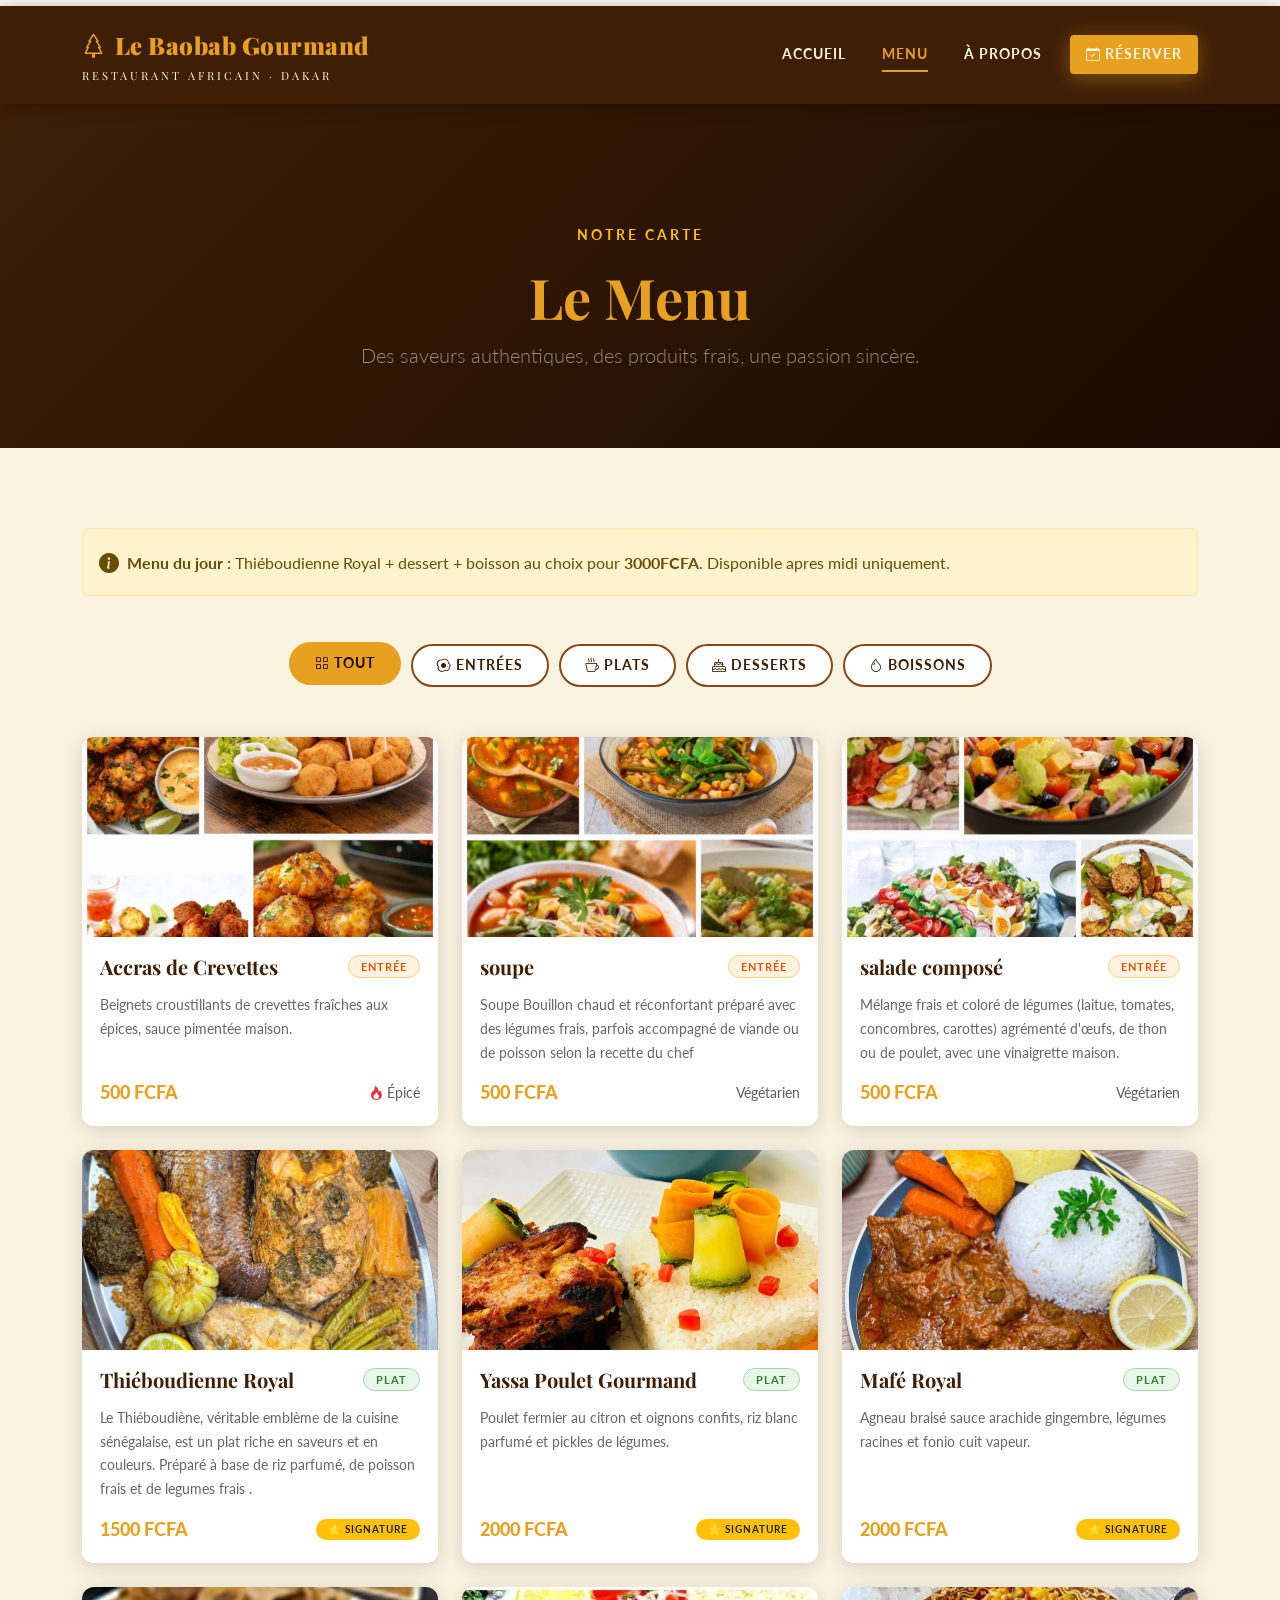
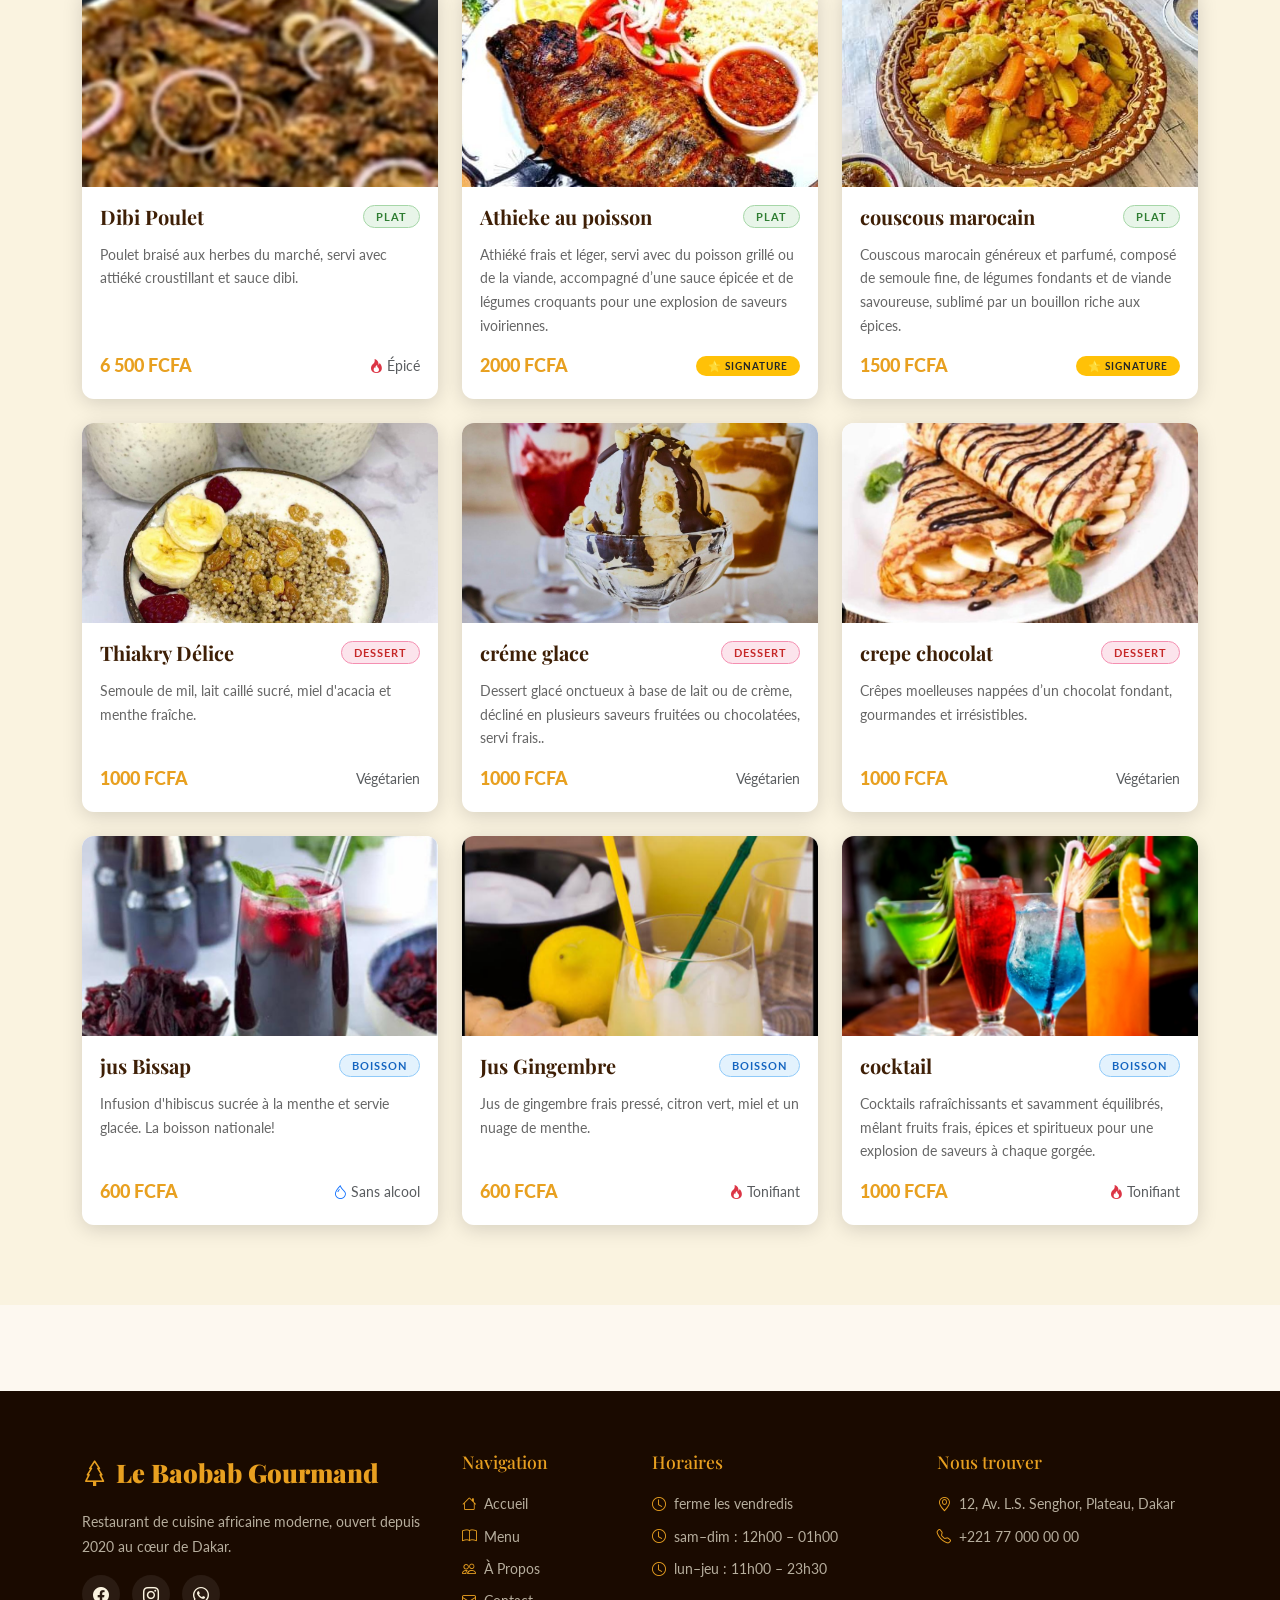
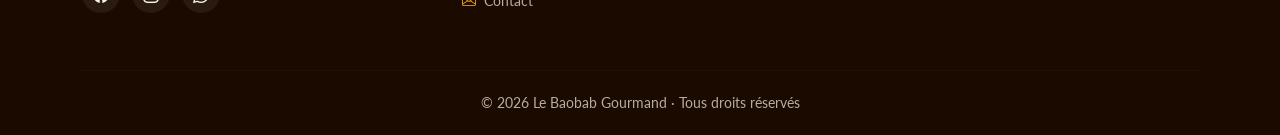
<file: TP BAOBAB - Copie/menu.html>
<!DOCTYPE html>
<html lang="fr">
<head>
  <meta charset="UTF-8">
  <meta name="viewport" content="width=device-width, initial-scale=1.0">
  <title>Menu | Le Baobab Gourmand — Restaurant Africain à Dakar</title>
  <meta name="description" content="Découvrez notre menu complet : entrées, plats, desserts et boissons — cuisine africaine moderne.">
  <link href="https://cdn.jsdelivr.net/npm/bootstrap@5.3.3/dist/css/bootstrap.min.css" rel="stylesheet">
  <link rel="stylesheet" href="https://cdn.jsdelivr.net/npm/bootstrap-icons@1.13.1/font/bootstrap-icons.min.css">
  <link rel="stylesheet" href="css/style.css">
</head>
<body>

  <div class="motif-ligne"></div>

  <!-- ===== NAVBAR ===== -->
  <nav class="navbar navbar-expand-lg navbar-baobab sticky-top">
    <div class="container">
      <a class="navbar-brand navbar-brand-baobab" href="index.html">
        <i class="bi bi-tree me-2"></i>Le Baobab Gourmand
        <span>Restaurant Africain · Dakar</span>
      </a>
      <button class="navbar-toggler" type="button"
              data-bs-toggle="collapse" data-bs-target="#menuNav"
              aria-label="Ouvrir le menu">
        <span class="navbar-toggler-icon"></span>
      </button>
      <div class="collapse navbar-collapse" id="menuNav">
        <ul class="navbar-nav ms-auto align-items-lg-center gap-lg-1">
          <li class="nav-item"><a class="nav-link" href="index.html">Accueil</a></li>
          <li class="nav-item"><a class="nav-link active" href="menu.html">Menu</a></li>
          <li class="nav-item"><a class="nav-link" href="about.html">À Propos</a></li>
          <li class="nav-item ms-lg-2">
            <a class="nav-link btn-primaire px-3 py-2" href="contact.html">
              <i class="bi bi-calendar-check me-1"></i>Réserver
            </a>
          </li>
        </ul>
      </div>
    </div>
  </nav>

  <main>

    <!-- ===== PAGE HERO ===== -->
    <section class="page-hero" aria-label="En-tête de la page Menu">
      <div class="container">
        <p class="section-sous-titre text-warning">Notre carte</p>
        <h1 class="display-4 fw-bold">Le Menu</h1>
        <p class="lead text-white-50 mt-2">Des saveurs authentiques, des produits frais, une passion sincère.</p>
      </div>
    </section>

    <!-- ===== FILTRES + MENU ===== -->
    <section class="section-padding" style="background: var(--couleur-ivoire);" aria-labelledby="menu-titre">
      <div class="container">

        <!-- Alerte info -->
        <div class="alert alert-warning d-flex align-items-center gap-2 mb-5 fade-in-scroll" role="alert">
          <i class="bi bi-info-circle-fill fs-5"></i>
          <div>
            <strong>Menu du jour :</strong> Thiéboudienne Royal + dessert + boisson au choix pour <strong> 3000FCFA</strong>.
            Disponible apres midi uniquement.
          </div>
        </div>

        <!-- Filtres -->
        <div class="filtres-menu fade-in-scroll" role="group" aria-label="Filtrer le menu par catégorie">
          <button class="btn-filtre actif" data-filter="tout" type="button">
            <i class="bi bi-grid me-1"></i>Tout
          </button>
          <button class="btn-filtre" data-filter="entree" type="button">
            <i class="bi bi-egg-fried me-1"></i>Entrées
          </button>
          <button class="btn-filtre" data-filter="plat" type="button">
            <i class="bi bi-cup-hot me-1"></i>Plats
          </button>
          <button class="btn-filtre" data-filter="dessert" type="button">
            <i class="bi bi-cake me-1"></i>Desserts
          </button>
          <button class="btn-filtre" data-filter="boisson" type="button">
            <i class="bi bi-droplet me-1"></i>Boissons
          </button>
        </div>

        <!-- Grille des plats -->
        <div class="row g-4" id="grille-menu">

          <!-- ---- ENTRÉES ---- -->
          <div class="col-sm-6 col-lg-4 menu-card-item" data-categorie="entree">
            <div class="menu-card card h-100">
              <div class="img-wrapper">
                <img src="images/ACARA.jpg"
                     class="card-img-top" alt="Accras de crevettes épicés">
              </div>
              <div class="card-body d-flex flex-column">
                <div class="d-flex justify-content-between align-items-start mb-2">
                  <h5 class="card-title">Accras de Crevettes</h5>
                  <span class="badge badge-entree">Entrée</span>
                </div>
                <p class="description flex-grow-1">Beignets croustillants de crevettes fraîches aux épices, sauce pimentée maison.</p>
                <div class="d-flex justify-content-between align-items-center">
                  <span class="prix">500 FCFA</span>
                  <small class="text-muted"><i class="bi bi-fire text-danger"></i> Épicé</small>
                </div>
              </div>
            </div>
          </div>

          <div class="col-sm-6 col-lg-4 menu-card-item" data-categorie="entree">
            <div class="menu-card card h-100">
              <div class="img-wrapper">
                <img src="images/SOUPE.jpg"
                     class="card-img-top" alt="soupe">
              </div>
              <div class="card-body d-flex flex-column">
                <div class="d-flex justify-content-between align-items-start mb-2">
                  <h5 class="card-title">soupe</h5>
                  <span class="badge badge-entree">Entrée</span>
                </div>
                <p class="description flex-grow-1">Soupe
Bouillon chaud et réconfortant préparé avec des légumes frais, parfois accompagné de viande ou de poisson selon la recette du chef</p>
                <div class="d-flex justify-content-between align-items-center">
                  <span class="prix">500 FCFA</span>
                  <small class="text-muted"><i class="bi bi-leaf text-success"></i> Végétarien</small>
                </div>
              </div>
            </div>
          </div>

          <div class="col-sm-6 col-lg-4 menu-card-item" data-categorie="entree">
            <div class="menu-card card h-100">
              <div class="img-wrapper">
                <img src="images/SALADE.jpg"
                     class="card-img-top" alt="salade compose">
              </div>
              <div class="card-body d-flex flex-column">
                <div class="d-flex justify-content-between align-items-start mb-2">
                  <h5 class="card-title">salade composé</h5>
                  <span class="badge badge-entree">Entrée</span>
                </div>
                <p class="description flex-grow-1">Mélange frais et coloré de légumes (laitue, tomates, concombres, carottes) agrémenté d'œufs, de thon ou de poulet, avec une vinaigrette maison.</p>
                <div class="d-flex justify-content-between align-items-center">
                  <span class="prix">500 FCFA</span>
                  <small class="text-muted"><i class="bi bi-leaf text-success"></i> Végétarien</small>
                </div>
              </div>
            </div>
          </div>

          <!-- ---- PLATS ---- -->
          <div class="col-sm-6 col-lg-4 menu-card-item" data-categorie="plat">
            <div class="menu-card card h-100">
              <div class="img-wrapper">
                <img src="images/THIEB.jpg"
                     class="card-img-top" alt="Thiéboudienne riz au poisson">
              </div>
              <div class="card-body d-flex flex-column">
                <div class="d-flex justify-content-between align-items-start mb-2">
                  <h5 class="card-title">Thiéboudienne Royal</h5>
                  <span class="badge badge-plat">Plat</span>
                </div>
                <p class="description flex-grow-1">Le Thiéboudiène, véritable emblème de la cuisine sénégalaise, est un plat riche en saveurs et en couleurs. Préparé à base de riz parfumé, de poisson frais et de legumes frais .</p>
                <div class="d-flex justify-content-between align-items-center">
                  <span class="prix">1500 FCFA</span>
                  <span class="badge bg-warning text-dark" style="font-size:0.65rem;">⭐ Signature</span>
                </div>
              </div>
            </div>
          </div>

          <div class="col-sm-6 col-lg-4 menu-card-item" data-categorie="plat">
            <div class="menu-card card h-100">
              <div class="img-wrapper">
                <img src="images/YASA.jpg"
                     class="card-img-top" alt="Yassa poulet au citron">
              </div>
              <div class="card-body d-flex flex-column">
                <div class="d-flex justify-content-between align-items-start mb-2">
                  <h5 class="card-title">Yassa Poulet Gourmand</h5>
                  <span class="badge badge-plat">Plat</span>
                </div>
                <p class="description flex-grow-1">Poulet fermier au citron et oignons confits, riz blanc parfumé et pickles de légumes.</p>
                <div class="d-flex justify-content-between align-items-center">
                  <span class="prix">2000 FCFA</span>
                  <span class="badge bg-warning text-dark" style="font-size:0.65rem;">⭐ Signature</span>
                </div>
              </div>
            </div>
          </div>

          <div class="col-sm-6 col-lg-4 menu-card-item" data-categorie="plat">
            <div class="menu-card card h-100">
              <div class="img-wrapper">
                <img src="images/MAFE.jpg"
                     class="card-img-top" alt="Mafé agneau sauce arachide">
              </div>
              <div class="card-body d-flex flex-column">
                <div class="d-flex justify-content-between align-items-start mb-2">
                  <h5 class="card-title">Mafé Royal</h5>
                  <span class="badge badge-plat">Plat</span>
                </div>
                <p class="description flex-grow-1">Agneau braisé sauce arachide gingembre, légumes racines et fonio cuit vapeur.</p>
                <div class="d-flex justify-content-between align-items-center">
                  <span class="prix">2000 FCFA</span>
                  <span class="badge bg-warning text-dark" style="font-size:0.65rem;">⭐ Signature</span>
                </div>
              </div>
            </div>
          </div>

          <div class="col-sm-6 col-lg-4 menu-card-item" data-categorie="plat">
            <div class="menu-card card h-100">
              <div class="img-wrapper">
                <img src="images/DIBI.jpg"
                     class="card-img-top" alt="Poulet braisé dibi">
              </div>
              <div class="card-body d-flex flex-column">
                <div class="d-flex justify-content-between align-items-start mb-2">
                  <h5 class="card-title">Dibi Poulet</h5>
                  <span class="badge badge-plat">Plat</span>
                </div>
                <p class="description flex-grow-1">Poulet braisé aux herbes du marché, servi avec attiéké croustillant et sauce dibi.</p>
                <div class="d-flex justify-content-between align-items-center">
                  <span class="prix">6 500 FCFA</span>
                  <small class="text-muted"><i class="bi bi-fire text-danger"></i> Épicé</small>
                </div>
              </div>
            </div>
          </div>

<div class="col-sm-6 col-lg-4 menu-card-item" data-categorie="plat">
            <div class="menu-card card h-100">
              <div class="img-wrapper">
                <img src="images/ATHIEKE.jpg"
                     class="card-img-top" alt="athieke poisson">
              </div>
              <div class="card-body d-flex flex-column">
                <div class="d-flex justify-content-between align-items-start mb-2">
                  <h5 class="card-title">Athieke au poisson</h5>
                  <span class="badge badge-plat">Plat</span>
                </div>
                <p class="description flex-grow-1">Athiéké frais et léger, servi avec du poisson grillé ou de la viande, accompagné d’une sauce épicée et de légumes croquants pour une explosion de saveurs ivoiriennes.</p>
                <div class="d-flex justify-content-between align-items-center">
                  <span class="prix">2000 FCFA</span>
                  <span class="badge bg-warning text-dark" style="font-size:0.65rem;">⭐ Signature</span>
                </div>
              </div>
            </div>
          </div>

          <div class="col-sm-6 col-lg-4 menu-card-item" data-categorie="plat">
            <div class="menu-card card h-100">
              <div class="img-wrapper">
                <img src="images/COUSCOUS.jpg"
                     class="card-img-top" alt="couscous marocain">
              </div>
              <div class="card-body d-flex flex-column">
                <div class="d-flex justify-content-between align-items-start mb-2">
                  <h5 class="card-title">couscous marocain</h5>
                  <span class="badge badge-plat">Plat</span>
                </div>
                <p class="description flex-grow-1">Couscous marocain généreux et parfumé, composé de semoule fine, de légumes fondants et de viande savoureuse, sublimé par un bouillon riche aux épices.</p>
                <div class="d-flex justify-content-between align-items-center">
                  <span class="prix">1500 FCFA</span>
                  <span class="badge bg-warning text-dark" style="font-size:0.65rem;">⭐ Signature</span>
                </div>
              </div>
            </div>
          </div>


          <!-- ---- DESSERTS ---- -->
          <div class="col-sm-6 col-lg-4 menu-card-item" data-categorie="dessert">
            <div class="menu-card card h-100">
              <div class="img-wrapper">
                <img src="images/THIAKRY.jpg"
                     class="card-img-top" alt="Thiakry delice">
              </div>
              <div class="card-body d-flex flex-column">
                <div class="d-flex justify-content-between align-items-start mb-2">
                  <h5 class="card-title">Thiakry Délice</h5>
                  <span class="badge badge-dessert">Dessert</span>
                </div>
                <p class="description flex-grow-1">Semoule de mil, lait caillé sucré, miel d'acacia et menthe fraîche.</p>
                <div class="d-flex justify-content-between align-items-center">
                  <span class="prix">1000 FCFA</span>
                  <small class="text-muted"><i class="bi bi-leaf text-success"></i> Végétarien</small>
                </div>
              </div>
            </div>
          </div>

         <div class="col-sm-6 col-lg-4 menu-card-item" data-categorie="dessert">
            <div class="menu-card card h-100">
              <div class="img-wrapper">
                <img src="images/CREME1.jpg"
                   class="card-img-top" alt="creme glace">
              </div>
              <div class="card-body d-flex flex-column">
                <div class="d-flex justify-content-between align-items-start mb-2">
                  <h5 class="card-title">créme glace</h5>
                  <span class="badge badge-dessert">Dessert</span>
                </div>
                <p class="description flex-grow-1">Dessert glacé onctueux à base de lait ou de crème, décliné en plusieurs saveurs fruitées ou chocolatées, servi frais..</p>
                <div class="d-flex justify-content-between align-items-center">
                  <span class="prix">1000 FCFA</span>
                  <small class="text-muted"><i class="bi bi-leaf text-success"></i> Végétarien</small>
                </div>
              </div>
            </div>
          </div>

<div class="col-sm-6 col-lg-4 menu-card-item" data-categorie="dessert">
            <div class="menu-card card h-100">
              <div class="img-wrapper">
                <img src="images/CREPE.jpg"
                   class="card-img-top" alt="crepe chocolat">
              </div>
              <div class="card-body d-flex flex-column">
                <div class="d-flex justify-content-between align-items-start mb-2">
                  <h5 class="card-title">crepe chocolat</h5>
                  <span class="badge badge-dessert">Dessert</span>
                </div>
                <p class="description flex-grow-1">Crêpes moelleuses nappées d’un chocolat fondant, gourmandes et irrésistibles.</p>
                <div class="d-flex justify-content-between align-items-center">
                  <span class="prix">1000 FCFA</span>
                  <small class="text-muted"><i class="bi bi-leaf text-success"></i> Végétarien</small>
                </div>
              </div>
            </div>
          </div>

          <!-- ---- BOISSONS ---- -->
          <div class="col-sm-6 col-lg-4 menu-card-item" data-categorie="boisson">
            <div class="menu-card card h-100">
              <div class="img-wrapper">
                <img src="images/BISSAPE.jpg"
                     class="card-img-top" alt="Jus de bissap hibiscus rouge">
              </div>
              <div class="card-body d-flex flex-column">
                <div class="d-flex justify-content-between align-items-start mb-2">
                  <h5 class="card-title"> jus Bissap </h5>
                  <span class="badge badge-boisson">Boisson</span>
                </div>
                <p class="description flex-grow-1">Infusion d'hibiscus sucrée à la menthe et servie glacée. La boisson nationale!</p>
                <div class="d-flex justify-content-between align-items-center">
                  <span class="prix">600 FCFA</span>
                  <small class="text-muted"><i class="bi bi-droplet text-primary"></i> Sans alcool</small>
                </div>
              </div>
            </div>
          </div>

          <div class="col-sm-6 col-lg-4 menu-card-item" data-categorie="boisson">
            <div class="menu-card card h-100">
              <div class="img-wrapper">
                <img src="images/GINGEMBRE.jpg"
                     class="card-img-top" alt="Jus de gingembre frais">
              </div>
              <div class="card-body d-flex flex-column">
                <div class="d-flex justify-content-between align-items-start mb-2">
                  <h5 class="card-title">Jus Gingembre</h5>
                  <span class="badge badge-boisson">Boisson</span>
                </div>
                <p class="description flex-grow-1">Jus de gingembre frais pressé, citron vert, miel et un nuage de menthe.</p>
                <div class="d-flex justify-content-between align-items-center">
                  <span class="prix">600 FCFA</span>
                  <small class="text-muted"><i class="bi bi-fire text-danger"></i> Tonifiant</small>
                </div>
              </div>
            </div>
          </div>

<div class="col-sm-6 col-lg-4 menu-card-item" data-categorie="boisson">
            <div class="menu-card card h-100">
              <div class="img-wrapper">
                <img src="images/COCKTAIL.jpg"
                     class="card-img-top" alt="Jus de cocktail frais">
              </div>
              <div class="card-body d-flex flex-column">
                <div class="d-flex justify-content-between align-items-start mb-2">
                  <h5 class="card-title">cocktail</h5>
                  <span class="badge badge-boisson">Boisson</span>
                </div>
                <p class="description flex-grow-1">Cocktails rafraîchissants et savamment équilibrés, mêlant fruits frais, épices et spiritueux pour une explosion de saveurs à chaque gorgée.</p>
                <div class="d-flex justify-content-between align-items-center">
                  <span class="prix">1000 FCFA</span>
                  <small class="text-muted"><i class="bi bi-fire text-danger"></i> Tonifiant</small>
                </div>
              </div>
            </div>
          </div>

        </div><!-- fin #grille-menu -->

      </div>
    </section>

    <!-- ===== MODAL ALLERGÈNES ===== -->
    <!-- Bouton d'accès -->
    <div class="container pb-5 text-center fade-in-scroll">
      <button type="button" class="btn btn-outline-secondary" data-bs-toggle="modal" data-bs-target="#modalAllergenes">
        <i class="bi bi-exclamation-triangle me-2"></i>Informations allergènes
      </button>
    </div>

    <!-- Modal -->
    <div class="modal fade" id="modalAllergenes" tabindex="-1" aria-labelledby="modalAllergenesLabel" aria-hidden="true">
      <div class="modal-dialog modal-dialog-centered">
        <div class="modal-content">
          <div class="modal-header" style="background: var(--couleur-brun);">
            <h5 class="modal-title text-warning" id="modalAllergenesLabel">
              <i class="bi bi-exclamation-triangle me-2"></i>Informations Allergènes
            </h5>
            <button type="button" class="btn-close btn-close-white" data-bs-dismiss="modal" aria-label="Fermer"></button>
          </div>
          <div class="modal-body">
            <p>Nous nous engageons à vous informer sur les allergènes présents dans nos plats. Nos plats peuvent contenir :</p>
            <div class="row g-2">
              <div class="col-6"><span class="badge bg-warning text-dark me-1">🌾</span> Gluten (céréales)</div>
              <div class="col-6"><span class="badge bg-warning text-dark me-1">🥜</span> Arachides</div>
              <div class="col-6"><span class="badge bg-warning text-dark me-1">🦐</span> Crustacés</div>
              <div class="col-6"><span class="badge bg-warning text-dark me-1">🥚</span> Œufs</div>
              <div class="col-6"><span class="badge bg-warning text-dark me-1">🥛</span> Produits laitiers</div>
              <div class="col-6"><span class="badge bg-warning text-dark me-1">🌿</span> Céleri</div>
            </div>
            <p class="mt-3 text-muted small">Pour toute allergie spécifique, veuillez informer notre personnel avant de commander. Nous adaptons nos recettes sur demande.</p>
          </div>
          <div class="modal-footer">
            <button type="button" class="btn btn-secondary" data-bs-dismiss="modal">Fermer</button>
            <a href="contact.html" class="btn btn-warning text-dark">Nous contacter</a>
          </div>
        </div>
      </div>
    </div>

  </main>

  <!-- ===== FOOTER ===== -->
  <footer>
    <div class="container">
      <div class="row g-4">
        <div class="col-lg-4 col-md-6">
          <div class="footer-brand mb-3"><i class="bi bi-tree me-2"></i>Le Baobab Gourmand</div>
          <p>Restaurant de cuisine africaine moderne, ouvert depuis 2020 au cœur de Dakar.</p>
          <div class="social-links mt-3">
            <a href="#" aria-label="Facebook"><i class="bi bi-facebook"></i></a>
            <a href="#" aria-label="Instagram"><i class="bi bi-instagram"></i></a>
            <a href="#" aria-label="WhatsApp"><i class="bi bi-whatsapp"></i></a>
          </div>
        </div>
        <div class="col-lg-2 col-md-6">
          <h5>Navigation</h5>
          <ul>
            <li><a href="index.html"><i class="bi bi-house"></i>Accueil</a></li>
            <li><a href="menu.html"><i class="bi bi-book"></i>Menu</a></li>
            <li><a href="about.html"><i class="bi bi-people"></i>À Propos</a></li>
            <li><a href="contact.html"><i class="bi bi-envelope"></i>Contact</a></li>
          </ul>
        </div>
        <div class="col-lg-3 col-md-6">
          <h5>Horaires</h5>
          <ul>
            <li><i class="bi bi-clock"></i>ferme les vendredis</li>
            <li><i class="bi bi-clock"></i>sam–dim : 12h00 – 01h00</li>
            <li><i class="bi bi-clock"></i>lun–jeu : 11h00 – 23h30</li>
          </ul>
        </div>
        <div class="col-lg-3 col-md-6">
          <h5>Nous trouver</h5>
          <ul>
            <li><i class="bi bi-geo-alt"></i>12, Av. L.S. Senghor, Plateau, Dakar</li>
            <li><i class="bi bi-telephone"></i><a href="tel:+221770000000">+221 77 000 00 00 </a></li>
          </ul>
        </div>
      </div>
      <hr class="footer-divider">
      <div class="footer-bottom text-center">
        <p class="mb-0">© 2026 Le Baobab Gourmand · Tous droits réservés</p>
      </div>
    </div>
  </footer>

  <button id="btnTop" aria-label="Retour en haut"><i class="bi bi-arrow-up"></i></button>

  <script src="https://cdn.jsdelivr.net/npm/bootstrap@5.3.3/dist/js/bootstrap.bundle.min.js"></script>
  <script src="css/js/script.js"></script>
</body>
</html>
</file>
<file: TP BAOBAB - Copie/css/style.css>
/* =============================================
   LE BAOBAB GOURMAND — CSS Personnalisé
   Palette : Terre, Safran, Vert forêt, Ivoire
   ============================================= */

@import url('https://fonts.googleapis.com/css2?family=Playfair+Display:ital,wght@0,400;0,700;0,900;1,400&family=Lato:wght@300;400;700&display=swap');

:root {
  --couleur-terre:   #8B4513;
  --couleur-safran:  #E8A020;
  --couleur-vert:    #2D5A27;
  --couleur-ivoire:  #FAF3E0;
  --couleur-brun:    #3E1F06;
  --couleur-sombre:  #1A0A00;
  --couleur-or:      #D4A843;
  --couleur-clair:   #FDF8F0;
  --ombre:           0 4px 20px rgba(0,0,0,0.15);
  --ombre-forte:     0 8px 40px rgba(0,0,0,0.25);
  --transition:      all 0.3s ease;
  --font-titre:      'Playfair Display', Georgia, serif;
  --font-corps:      'Lato', sans-serif;
}

/* ---- GLOBAL ---- */
*, *::before, *::after { box-sizing: border-box; }

html { scroll-behavior: smooth; }

body {
  font-family: var(--font-corps);
  background-color: var(--couleur-clair);
  color: var(--couleur-sombre);
  line-height: 1.7;
  overflow-x: hidden;
}

.skip-link {
  position: absolute;
  left: -9999px;
  top: 0;
  background: var(--couleur-safran);
  color: var(--couleur-sombre);
  padding: 10px 14px;
  border-radius: 0 0 6px 0;
  font-weight: 700;
  z-index: 2000;
}

.skip-link:focus {
  left: 0;
}

h1, h2, h3, h4, h5 {
  font-family: var(--font-titre);
  color: var(--couleur-brun);
}

a { color: var(--couleur-terre); text-decoration: none; transition: var(--transition); }
a:hover { color: var(--couleur-safran); }

img { max-width: 100%; height: auto; }

.section-padding { padding: 80px 0; }
.bg-ivoire { background: var(--couleur-ivoire); }
.cta-reservation { background: linear-gradient(135deg, var(--couleur-vert), #1a3d16); }

/* ---- BANDE DÉCORATIVE ---- */
.motif-ligne {
  height: 6px;
  background: repeating-linear-gradient(
    90deg,
    var(--couleur-safran) 0px, var(--couleur-safran) 20px,
   
  );
}

/* ---- NAVBAR ---- */
.navbar-baobab {
  background: var(--couleur-brun) !important;
  padding: 14px 0;
  box-shadow: 0 2px 15px rgba(0,0,0,0.3);
  transition: var(--transition);
}

.navbar-baobab.scrolled {
  padding: 8px 0;
  background: rgba(62, 31, 6, 0.97) !important;
  backdrop-filter: blur(10px);
}

.navbar-brand-baobab {
  font-family: var(--font-titre);
  font-size: 1.5rem;
  font-weight: 900;
  color: var(--couleur-safran) !important;
  letter-spacing: 0.5px;
}

.navbar-brand-baobab span {
  color: var(--couleur-ivoire);
  font-weight: 300;
  font-size: 0.7rem;
  display: block;
  letter-spacing: 3px;
  text-transform: uppercase;
}

.navbar-baobab .nav-link {
  color: var(--couleur-ivoire) !important;
  font-weight: 700;
  letter-spacing: 1px;
  text-transform: uppercase;
  font-size: 0.85rem;
  padding: 8px 16px !important;
  border-radius: 4px;
  transition: var(--transition);
  position: relative;
}

.navbar-baobab .nav-link::after {
  content: '';
  position: absolute;
  bottom: 2px; left: 16px; right: 16px;
  height: 2px;
  background: var(--couleur-safran);
  transform: scaleX(0);
  transition: transform 0.3s ease;
}

.navbar-baobab .nav-link:hover::after,
.navbar-baobab .nav-link.active::after { transform: scaleX(1); }

.navbar-baobab .nav-link:hover,
.navbar-baobab .nav-link.active { color: var(--couleur-safran) !important; }

.navbar-baobab .navbar-toggler {
  border-color: var(--couleur-safran);
}
.navbar-baobab .navbar-toggler-icon {
  background-image: url("data:image/svg+xml,%3csvg xmlns='http://www.w3.org/2000/svg' viewBox='0 0 30 30'%3e%3cpath stroke='%23E8A020' stroke-linecap='round' stroke-miterlimit='10' stroke-width='2' d='M4 7h22M4 15h22M4 23h22'/%3e%3c/svg%3e");
}

/* ---- HERO (INDEX) ---- */
.hero-section {
  min-height: 100vh;
  background: linear-gradient(135deg, rgba(26,10,0,0.75) 0%, rgba(62,31,6,0.6) 50%, rgba(45,90,39,0.5) 100%),
              url('../images/image%20baobab.jpeg') center/cover no-repeat;
  display: flex;
  align-items: center;
  position: relative;
  overflow: hidden;
}

.hero-section::before {
  content: '';
  position: absolute;
  inset: 0;
  background: radial-gradient(ellipse at 30% 50%, rgba(232,160,32,0.15) 0%, transparent 70%);
}

.hero-badge {
  display: inline-block;
  background: var(--couleur-safran);
  color: var(--couleur-sombre);
  font-size: 0.75rem;
  font-weight: 700;
  letter-spacing: 3px;
  text-transform: uppercase;
  padding: 6px 18px;
  border-radius: 30px;
  margin-bottom: 20px;
}

.hero-titre {
  font-size: clamp(2.8rem, 7vw, 5.5rem);
  font-weight: 900;
  color: var(--couleur-ivoire);
  line-height: 1.1;
  margin-bottom: 24px;
  text-shadow: 0 2px 30px rgba(0,0,0,0.4);
}

.hero-titre em {
  color: var(--couleur-safran);
  font-style: italic;
}

.hero-sous-titre {
  font-size: 1.15rem;
  color: rgba(250,243,224,0.85);
  max-width: 500px;
  margin-bottom: 36px;
  font-weight: 300;
}

.btn-primaire {
  background: var(--couleur-safran);
  color: var(--couleur-sombre);
  border: none;
  padding: 14px 36px;
  font-weight: 700;
  letter-spacing: 1px;
  text-transform: uppercase;
  font-size: 0.9rem;
  border-radius: 4px;
  transition: var(--transition);
  box-shadow: 0 4px 20px rgba(232,160,32,0.4);
}

.btn-primaire:hover {
  background: var(--couleur-or);
  color: var(--couleur-sombre);
  transform: translateY(-2px);
  box-shadow: 0 6px 25px rgba(232,160,32,0.5);
}

.btn-secondaire {
  background: transparent;
  color: var(--couleur-ivoire);
  border: 2px solid rgba(250,243,224,0.5);
  padding: 12px 32px;
  font-weight: 700;
  letter-spacing: 1px;
  text-transform: uppercase;
  font-size: 0.9rem;
  border-radius: 4px;
  transition: var(--transition);
}

.btn-secondaire:hover {
  border-color: var(--couleur-safran);
  color: var(--couleur-safran);
  transform: translateY(-2px);
}

.hero-scroll {
  position: absolute;
  bottom: 30px;
  left: 50%;
  transform: translateX(-50%);
  color: var(--couleur-ivoire);
  font-size: 0.75rem;
  letter-spacing: 2px;
  text-transform: uppercase;
  animation: bounce 2s infinite;
  text-align: center;
}

.hero-scroll i { display: block; font-size: 1.5rem; margin-top: 6px; }

@keyframes bounce {
  0%, 100% { transform: translateX(-50%) translateY(0); }
  50% { transform: translateX(-50%) translateY(-8px); }
}

/* ---- SECTION TITRES ---- */
.section-titre {
  font-size: clamp(2rem, 4vw, 3rem);
  font-weight: 900;
  color: var(--couleur-brun);
  margin-bottom: 8px;
}

.section-sous-titre {
  color: var(--couleur-terre);
  font-size: 0.85rem;
  letter-spacing: 3px;
  text-transform: uppercase;
  font-weight: 700;
  margin-bottom: 16px;
}

.separateur {
  width: 60px;
  height: 4px;
  background: linear-gradient(90deg, var(--couleur-safran), var(--couleur-terre));
  margin: 16px auto 40px;
  border-radius: 2px;
}

.separateur.gauche { margin-left: 0; }

/* ---- PLATS VEDETTES ---- */
.plat-card {
  border: none;
  border-radius: 12px;
  overflow: hidden;
  box-shadow: var(--ombre);
  transition: var(--transition);
  background: white;
  height: 100%;
}

.plat-card:hover {
  transform: translateY(-8px);
  box-shadow: var(--ombre-forte);
}

.plat-card .card-img-top {
  height: 220px;
  object-fit: cover;
  transition: transform 0.4s ease;
}

.plat-card:hover .card-img-top { transform: scale(1.05); }

.plat-card .card-img-container { overflow: hidden; }

.plat-card .card-body { padding: 20px; }

.plat-card .card-title {
  font-family: var(--font-titre);
  font-size: 1.2rem;
  color: var(--couleur-brun);
  margin-bottom: 8px;
}

.plat-prix {
  font-weight: 700;
  color: var(--couleur-safran);
  font-size: 1.1rem;
}

.badge-categorie {
  background: var(--couleur-ivoire);
  color: var(--couleur-terre);
  font-size: 0.7rem;
  letter-spacing: 1.5px;
  text-transform: uppercase;
  font-weight: 700;
  padding: 4px 10px;
  border-radius: 20px;
  border: 1px solid var(--couleur-safran);
}

/* ---- SECTION CHIFFRES ---- */
.bg-baobab {
  background: linear-gradient(135deg, var(--couleur-brun), var(--couleur-sombre));
  position: relative;
  overflow: hidden;
}

.bg-baobab::before {
  content: '🌳';
  position: absolute;
  right: -40px;
  top: 50%;
  transform: translateY(-50%);
  font-size: 18rem;
  opacity: 0.04;
}

.chiffre-item { text-align: center; padding: 30px; }
.chiffre-item .nombre {
  font-family: var(--font-titre);
  font-size: 3.5rem;
  font-weight: 900;
  color: var(--couleur-safran);
  line-height: 1;
}
.chiffre-item .label {
  color: var(--couleur-ivoire);
  font-size: 0.85rem;
  letter-spacing: 2px;
  text-transform: uppercase;
  margin-top: 8px;
  opacity: 0.8;
}

/* ---- TEMOIGNAGES ---- */
.temoignage-card {
  background: white;
  border-radius: 12px;
  padding: 32px;
  box-shadow: var(--ombre);
  border-left: 4px solid var(--couleur-safran);
  height: 100%;
  transition: var(--transition);
}

.temoignage-card:hover { transform: translateY(-4px); box-shadow: var(--ombre-forte); }

.temoignage-card .quote-icon {
  font-size: 2.5rem;
  color: var(--couleur-safran);
  opacity: 0.5;
  line-height: 1;
  margin-bottom: 12px;
}

.temoignage-card .texte { font-style: italic; color: #555; margin-bottom: 20px; }

.temoignage-card .auteur {
  font-weight: 700;
  color: var(--couleur-brun);
  font-size: 0.9rem;
}
.temoignage-card .etoiles { color: var(--couleur-safran); font-size: 0.85rem; }

/* ---- FOOTER ---- */
footer {
  background: var(--couleur-sombre);
  color: var(--couleur-ivoire);
  padding: 60px 0 20px;
}

footer h5 {
  font-family: var(--font-titre);
  color: var(--couleur-safran);
  margin-bottom: 20px;
  font-size: 1.1rem;
}

footer p, footer li { color: rgba(250,243,224,0.7); font-size: 0.9rem; }
footer a { color: rgba(250,243,224,0.7); font-size: 0.9rem; }
footer a:hover { color: var(--couleur-safran); }
footer ul { list-style: none; padding: 0; }
footer ul li { margin-bottom: 8px; }
footer ul li i { color: var(--couleur-safran); margin-right: 8px; }

.footer-brand {
  font-family: var(--font-titre);
  font-size: 1.6rem;
  font-weight: 900;
  color: var(--couleur-safran);
}

.footer-divider {
  border-color: rgba(255,255,255,0.1);
  margin: 40px 0 20px;
}

.footer-bottom { color: rgba(250,243,224,0.4); font-size: 0.8rem; }

.social-links a {
  display: inline-flex;
  align-items: center;
  justify-content: center;
  width: 38px; height: 38px;
  background: rgba(255,255,255,0.07);
  border-radius: 50%;
  color: var(--couleur-ivoire);
  font-size: 1rem;
  margin-right: 8px;
  transition: var(--transition);
}

.social-links a:hover {
  background: var(--couleur-safran);
  color: var(--couleur-sombre);
  transform: translateY(-3px);
}

/* ---- BOUTON RETOUR EN HAUT ---- */
#btnTop {
  position: fixed;
  bottom: 30px;
  right: 30px;
  z-index: 999;
  width: 48px; height: 48px;
  background: var(--couleur-safran);
  color: var(--couleur-sombre);
  border: none;
  border-radius: 50%;
  font-size: 1.1rem;
  cursor: pointer;
  box-shadow: 0 4px 20px rgba(232,160,32,0.4);
  opacity: 0;
  visibility: hidden;
  transition: var(--transition);
  display: flex; align-items: center; justify-content: center;
}

#btnTop.visible { opacity: 1; visibility: visible; }
#btnTop:hover { background: var(--couleur-or); transform: translateY(-4px); }

/* ---- CAROUSEL ---- */
.carousel-baobab .carousel-item {
  height: 500px;
}

.carousel-baobab .carousel-item img {
  height: 100%;
  object-fit: cover;
  filter: brightness(0.7);
}

.carousel-baobab .carousel-caption {
  background: rgba(26,10,0,0.6);
  backdrop-filter: blur(4px);
  border-radius: 8px;
  padding: 20px 28px;
  bottom: 40px;
}

.carousel-baobab .carousel-caption h5 {
  font-family: var(--font-titre);
  font-size: 1.5rem;
  color: var(--couleur-safran);
  margin-bottom: 6px;
}

.carousel-baobab .carousel-caption p { color: var(--couleur-ivoire); margin-bottom: 0; }

.carousel-baobab .carousel-control-prev,
.carousel-baobab .carousel-control-next {
  width: 60px;
}

.carousel-baobab .carousel-indicators [data-bs-target] {
  background-color: var(--couleur-safran);
}

/* ---- PAGE MENU ---- */
.page-hero {
  padding: 120px 0 60px;
  background: linear-gradient(135deg, var(--couleur-brun), var(--couleur-sombre));
  text-align: center;
}

.page-hero h1 { color: var(--couleur-safran); }
.page-hero p { color: rgba(250,243,224,0.8); }

.filtres-menu {
  display: flex;
  flex-wrap: wrap;
  gap: 10px;
  justify-content: center;
  margin-bottom: 50px;
}

.btn-filtre {
  background: white;
  color: var(--couleur-brun);
  border: 2px solid var(--couleur-terre);
  padding: 8px 24px;
  border-radius: 30px;
  font-weight: 700;
  font-size: 0.85rem;
  letter-spacing: 1px;
  text-transform: uppercase;
  cursor: pointer;
  transition: var(--transition);
}

.btn-filtre:hover,
.btn-filtre.actif {
  background: var(--couleur-safran);
  border-color: var(--couleur-safran);
  color: var(--couleur-sombre);
  transform: translateY(-2px);
}

.menu-card {
  border: none;
  border-radius: 12px;
  overflow: hidden;
  box-shadow: var(--ombre);
  transition: var(--transition);
  background: white;
  height: 100%;
}

.menu-card:hover { transform: translateY(-6px); box-shadow: var(--ombre-forte); }

.menu-card .card-img-top {
  height: 200px;
  object-fit: cover;
  transition: transform 0.4s ease;
}

.menu-card:hover .card-img-top { transform: scale(1.06); }
.menu-card .img-wrapper { overflow: hidden; }

.menu-card .card-body { padding: 18px; }

.menu-card .card-title {
  font-family: var(--font-titre);
  font-weight: 700;
  color: var(--couleur-brun);
  margin-bottom: 6px;
}

.menu-card .description { font-size: 0.87rem; color: #666; margin-bottom: 14px; }

.menu-card .prix {
  font-weight: 900;
  font-size: 1.1rem;
  color: var(--couleur-safran);
}

.menu-card .badge {
  font-size: 0.7rem;
  letter-spacing: 1px;
  text-transform: uppercase;
  padding: 5px 12px;
  border-radius: 20px;
}

.badge-entree  { background: #FFF3E0; color: #E65100; border: 1px solid #FFCC80; }
.badge-plat    { background: #E8F5E9; color: #2E7D32; border: 1px solid #A5D6A7; }
.badge-dessert { background: #FCE4EC; color: #C62828; border: 1px solid #F48FB1; }
.badge-boisson { background: #E3F2FD; color: #1565C0; border: 1px solid #90CAF9; }

/* ---- PAGE À PROPOS ---- */
.about-intro-img {
  border-radius: 12px;
  box-shadow: var(--ombre-forte);
  width: 100%;
  height: 450px;
  object-fit: cover;
}

.about-intro-img-wrapper {
  position: relative;
}

.about-intro-img-wrapper::before {
  content: '';
  position: absolute;
  top: 20px; left: 20px;
  right: -20px; bottom: -20px;
  border: 3px solid var(--couleur-safran);
  border-radius: 12px;
  z-index: -1;
}

.valeur-item {
  text-align: center;
  padding: 30px 20px;
  background: white;
  border-radius: 12px;
  box-shadow: var(--ombre);
  transition: var(--transition);
  height: 100%;
}

.valeur-item:hover { transform: translateY(-6px); box-shadow: var(--ombre-forte); }

.valeur-item .icone {
  width: 64px; height: 64px;
  background: var(--couleur-ivoire);
  border-radius: 50%;
  display: flex; align-items: center; justify-content: center;
  margin: 0 auto 16px;
  font-size: 1.6rem;
  border: 2px solid var(--couleur-safran);
}

.valeur-item h5 {
  color: var(--couleur-brun);
  font-size: 1rem;
  margin-bottom: 10px;
}

.valeur-item p { font-size: 0.88rem; color: #666; margin: 0; }

.equipe-card {
  text-align: center;
  background: white;
  border-radius: 12px;
  padding: 28px 20px;
  box-shadow: var(--ombre);
  transition: var(--transition);
  height: 100%;
}

.equipe-card:hover { transform: translateY(-6px); box-shadow: var(--ombre-forte); }

.equipe-card img {
  width: 90px; height: 90px;
  border-radius: 50%;
  object-fit: cover;
  border: 3px solid var(--couleur-safran);
  margin-bottom: 16px;
}

.equipe-card h5 { font-size: 1rem; margin-bottom: 4px; }
.equipe-card .role { font-size: 0.8rem; color: var(--couleur-terre); font-weight: 700; letter-spacing: 1px; text-transform: uppercase; }
.equipe-card p { font-size: 0.85rem; color: #666; margin-top: 12px; }

/* ---- PAGE CONTACT ---- */
.contact-form-container {
  background: white;
  border-radius: 12px;
  padding: 40px;
  box-shadow: var(--ombre);
}

.contact-form-container .form-label {
  font-weight: 700;
  font-size: 0.85rem;
  color: var(--couleur-brun);
  letter-spacing: 0.5px;
}

.contact-form-container .form-control,
.contact-form-container .form-select {
  border: 2px solid #E8E0D0;
  border-radius: 8px;
  padding: 10px 14px;
  font-size: 0.9rem;
  transition: var(--transition);
}

.contact-form-container .form-control:focus,
.contact-form-container .form-select:focus {
  border-color: var(--couleur-safran);
  box-shadow: 0 0 0 3px rgba(232,160,32,0.15);
}

.contact-form-container .form-control.is-invalid { border-color: #dc3545; }
.contact-form-container .form-control.is-valid   { border-color: #198754; }

.info-contact-item {
  display: flex;
  align-items: flex-start;
  gap: 16px;
  padding: 20px;
  background: white;
  border-radius: 10px;
  box-shadow: var(--ombre);
  margin-bottom: 16px;
  transition: var(--transition);
}

.info-contact-item:hover { transform: translateX(4px); }

.info-contact-item .icone {
  width: 48px; height: 48px;
  min-width: 48px;
  background: var(--couleur-ivoire);
  border-radius: 10px;
  display: flex; align-items: center; justify-content: center;
  font-size: 1.2rem;
  color: var(--couleur-safran);
  border: 1px solid rgba(232,160,32,0.3);
}

.info-contact-item h6 {
  font-size: 0.8rem;
  letter-spacing: 1px;
  text-transform: uppercase;
  color: var(--couleur-terre);
  font-weight: 700;
  margin-bottom: 4px;
}

.info-contact-item p { color: var(--couleur-sombre); margin: 0; font-size: 0.9rem; }

/* ---- CARTE RESTAURANT ---- */
.carte-container {
  border-radius: 12px;
  overflow: hidden;
  box-shadow: var(--ombre);
}

/* ---- ALERTES FORMULAIRE ---- */
#msg-succes {
  display: none;
  background: #D4EDDA;
  border: 1px solid #C3E6CB;
  color: #155724;
  border-radius: 8px;
  padding: 16px 20px;
  margin-bottom: 20px;
}

/* ---- RESPONSIVE ---- */
@media (max-width: 768px) {
  .hero-titre { font-size: 2.5rem; }
  .section-padding { padding: 50px 0; }
  .carousel-baobab .carousel-item { height: 300px; }
  .contact-form-container { padding: 24px; }
  .about-intro-img { height: 280px; }
  .about-intro-img-wrapper::before { display: none; }
  #btnTop { bottom: 20px; right: 20px; }
}

@media (max-width: 375px) {
  .hero-titre { font-size: 2rem; }
  .btn-primaire, .btn-secondaire { padding: 10px 24px; font-size: 0.8rem; }
}

/* ---- ANIMATIONS ---- */
@keyframes fadeInUp {
  from { opacity: 0; transform: translateY(30px); }
  to   { opacity: 1; transform: translateY(0); }
}

.animate-in { animation: fadeInUp 0.6s ease forwards; }

.hero-section .hero-badge   { animation: fadeInUp 0.6s 0.2s both; }
.hero-section .hero-titre   { animation: fadeInUp 0.6s 0.4s both; }
.hero-section .hero-sous-titre { animation: fadeInUp 0.6s 0.6s both; }
.hero-section .hero-btns    { animation: fadeInUp 0.6s 0.8s both; }
</file>
